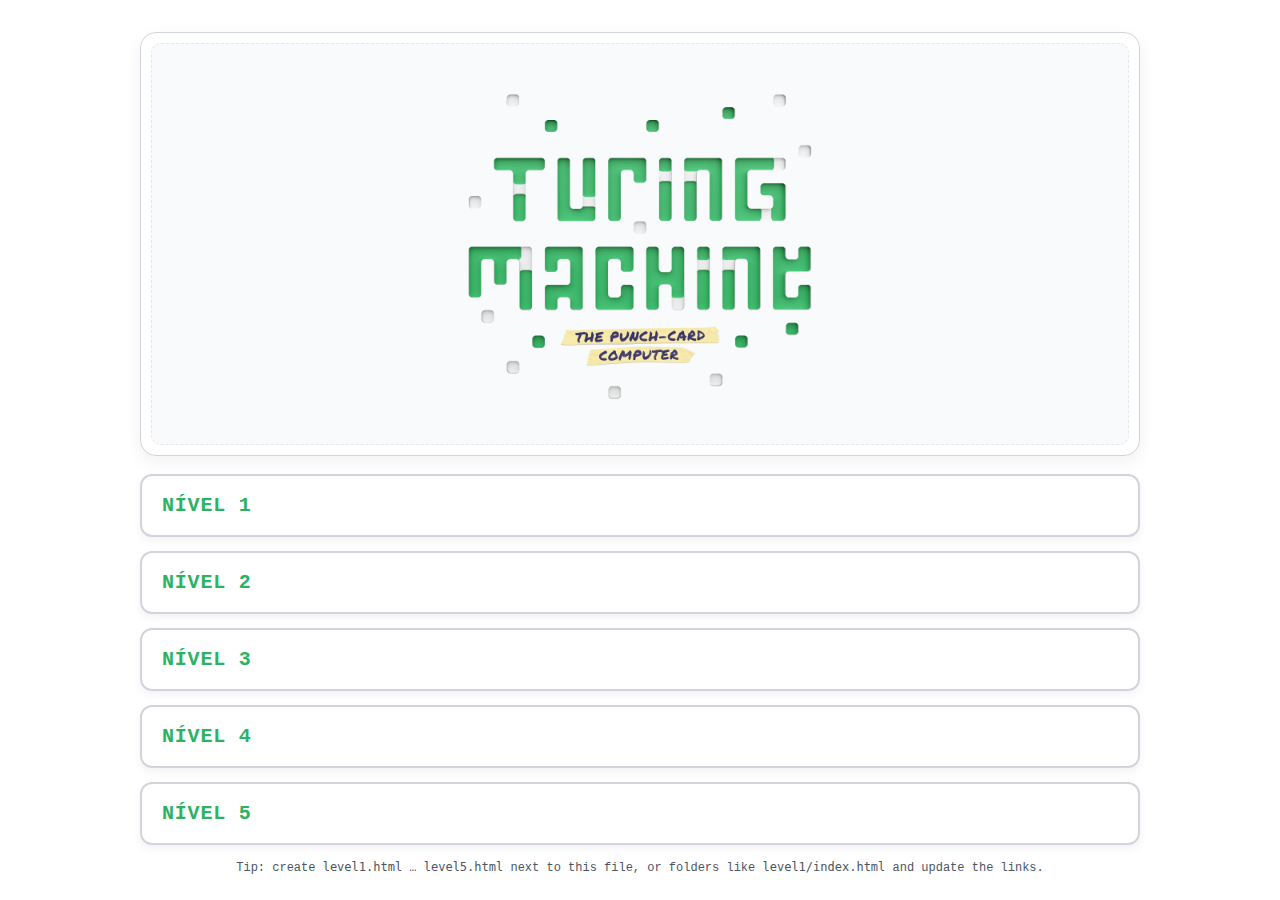
<file: index.html>
<!doctype html>
<html lang="en">

<head>
    <meta charset="utf-8" />
    <meta name="viewport" content="width=device-width, initial-scale=1" />
    <title>Home · Levels</title>
    <link rel="stylesheet" href="assets/styles.css">
</head>

<body>
    <main class="shell" aria-labelledby="title">
        <!--
        <header>
            <h1 id="title">Choose a Level</h1>
            <p>Start at Level 1 and work your way up—or jump straight to any page.</p>
        </header>
        -->

        <section class="hero" aria-label="Preview">
            <figure>
                <img src="assets/logo.png" alt="logo">
            </figure>
        </section>

        <nav class="grid" aria-label="Level links">
            <a class="btn" href="./level1.html"><span>Nível 1</span></a>
            <a class="btn" href="./level2.html"><span>Nível 2</span></a>
            <a class="btn" href="./level3.html"><span>Nível 3</span></a>
            <a class="btn" href="./level4.html"><span>Nível 4</span></a>
            <a class="btn" href="./level5.html"><span>Nível 5</span></a>
        </nav>

        <footer>
            <small>Tip: create <code>level1.html</code> … <code>level5.html</code> next to this file, or folders like
                <code>level1/index.html</code> and update the links.</small>
        </footer>
    </main>

    <!-- No JavaScript required, but you can add script.js below if needed -->
    <!-- <script src="./script.js"></script> -->
</body>

</html>
</file>
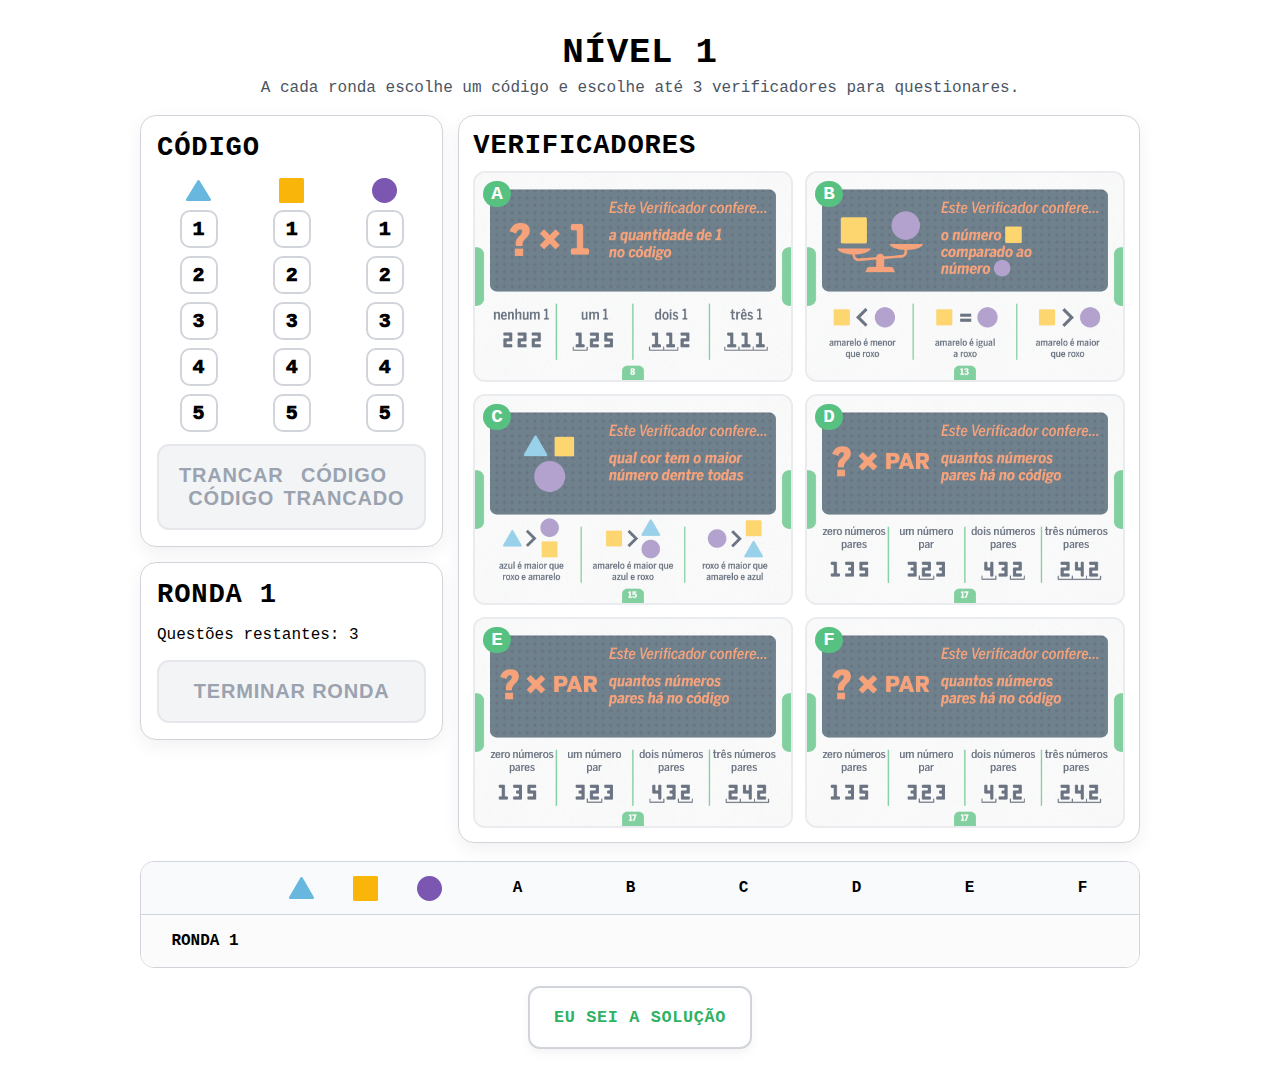
<file: level1.html>
<!doctype html>
<html lang="en">
  <head>
    <meta charset="utf-8" />
    <meta name="viewport" content="width=device-width, initial-scale=1" />
    <title>Level 1</title>
    <link rel="stylesheet" href="assets/styles.css">
    <link rel="stylesheet" href="assets/styles-level.css">
  </head>
  <body>
    <main class="shell">
      <header>
        <h1 id="title">Nível 1</h1>
        <p>A cada ronda escolhe um código e escolhe até 3 verificadores para questionares.</p>
      </header>

      <section class="layout" >
        
        <!-- LEFT: controls -->
        <div>
        
        <aside class="panel" >
          <h2>Código</h2>
          <div class="triplet">
            <div class="field">
              <img class="icon" src="assets/triangle.svg">
              <div class="number-list">
                <input type="radio" id="triangle1" name="valTriangle" value="1"><label for="triangle1">1</label>
                <input type="radio" id="triangle2" name="valTriangle" value="2"><label for="triangle2">2</label>
                <input type="radio" id="triangle3" name="valTriangle" value="3"><label for="triangle3">3</label>
                <input type="radio" id="triangle4" name="valTriangle" value="4"><label for="triangle4">4</label>
                <input type="radio" id="triangle5" name="valTriangle" value="5"><label for="triangle5">5</label>
              </div>
            </div>
            <div class="field">
              <img class="icon" src="assets/square.svg">
              <div class="number-list">
                <input type="radio" id="square1" name="valSquare" value="1"><label for="square1">1</label>
                <input type="radio" id="square2" name="valSquare" value="2"><label for="square2">2</label>
                <input type="radio" id="square3" name="valSquare" value="3"><label for="square3">3</label>
                <input type="radio" id="square4" name="valSquare" value="4"><label for="square4">4</label>
                <input type="radio" id="square5" name="valSquare" value="5"><label for="square5">5</label>
              </div>            </div>
            <div class="field">
              <img class="icon" src="assets/circle.svg">
              <div class="number-list">
                <input type="radio" id="circle1" name="valCircle" value="1"><label for="circle1">1</label>
                <input type="radio" id="circle2" name="valCircle" value="2"><label for="circle2">2</label>
                <input type="radio" id="circle3" name="valCircle" value="3"><label for="circle3">3</label>
                <input type="radio" id="circle4" name="valCircle" value="4"><label for="circle4">4</label>
                <input type="radio" id="circle5" name="valCircle" value="5"><label for="circle5">5</label>
              </div>            </div>
          </div>
          <div class="actions">
            <button id="lock" class="btn primary muted"><span>Trancar Código</span><span class="locked">Código Trancado</span></button>
          </div>
        </aside>
        

        <aside class="panel" id="round">
          <h2 id="round-counter">Ronda 1</h2>
          <p id="query-counter">Questões restantes: 3</p>
          <button class="btn muted" id="end-round"><span>Terminar ronda</span></button>
        </aside>

        </div>
        
        <!-- RIGHT: 4 selectable images for Level 1 -->
        <div>
          <div class="hero" style="padding:14px">
            <h2>Verificadores</h2>
            <div class="select-grid" id="imageGrid">
              <!-- Use checkbox for single-select; update src paths as you add assets -->
              <label class="img-card muted" data-verifier="A">
                <span class="tag">A</span>
                <img src="assets/level1/A.png">
                <img class="badge badge--yes" src="assets/yes.png">
                <img class="badge badge--no" src="assets/no.png">
              </label>
              <label class="img-card muted" data-verifier="B">
                <span class="tag">B</span>
                <img src="assets/level1/B.png">
                <img class="badge badge--yes" src="assets/yes.png">
                <img class="badge badge--no" src="assets/no.png">
              </label>
              <label class="img-card muted" data-verifier="C">
                <span class="tag">C</span>
                <img src="assets/level1/C.png">
                <img class="badge badge--yes" src="assets/yes.png">
                <img class="badge badge--no" src="assets/no.png">
              </label>
              <label class="img-card muted" data-verifier="D">
                <span class="tag">D</span>
                <img src="assets/level1/D.png">
                <img class="badge badge--yes" src="assets/yes.png">
                <img class="badge badge--no" src="assets/no.png">
              </label>
              <label class="img-card muted" data-verifier="E">
                <span class="tag">E</span>
                <img src="assets/level1/D.png">
                <img class="badge badge--yes" src="assets/yes.png">
                <img class="badge badge--no" src="assets/no.png">
              </label>
              <label class="img-card muted" data-verifier="F">
                <span class="tag">F</span>
                <img src="assets/level1/D.png">
                <img class="badge badge--yes" src="assets/yes.png">
                <img class="badge badge--no" src="assets/no.png">
              </label>
            </div>
          </div>
        </div>

        
      </section>

      <!-- RESULTS TABLE (Level 1: 4 columns A–D) -->
      <section class="results">  
        <table id="resultsTable">
          <thead>
            <tr>
              <th style="width: 8em;"></th>
              <th style="width: 4em;"><img class="icon" src="assets/triangle.svg"></th>
              <th style="width: 4em;"><img class="icon" src="assets/square.svg"></th>
              <th style="width: 4em;"><img class="icon" src="assets/circle.svg"></th>
              <th>A</th>
              <th>B</th>
              <th>C</th>
              <th>D</th>
              <th>E</th>
              <th>F</th>
            </tr>
          </thead>
          <tbody>
            <tr>
              <td>Ronda 1</td>
              <td></td>
              <td></td>
              <td></td>
              <td></td>
              <td></td>
              <td></td>
              <td></td>
              <td></td>
              <td></td>
              <!--
              <td>2</td>
              <td>3</td>
              <td><img src="assets/yes.png" class="icon"></img></td>
              <td><img src="assets/yes.png" class="icon"></img></td>
              <td><img src="assets/yes.png" class="icon"></img></td>
              <td><img src="assets/yes.png" class="icon"></img></td>
              <td><img src="assets/yes.png" class="icon"></img></td>
              <td><img src="assets/yes.png" class="icon"></img></td>
              -->
            </tr>
          </tbody>
        </table>
      </section>

      <div class="cta">
        <btn id="solution" class="btn big" href="./solution.html"><span>Eu sei a solução</span></btn>
      </div>
    </main>
    <script src="https://ajax.googleapis.com/ajax/libs/jquery/3.7.1/jquery.min.js"></script>
    <script type="module" src="level.js"></script>
  </body>
</html>
</file>
<file: assets/styles.css>
:root {
    --bg: #ffffff;
    /* white background */
    --fg: #000000;
    /* black foreground */
    --muted: #4b5563;
    /* neutral gray for hints */
    --accent: #2cb262;
    /* requested accent */
    --card: #ffffff;
    --border: #d1d5db;
    /* light gray border */
    --radius: 16px;
}

* {
    box-sizing: border-box;
}

html,
body {
    height: 100%;
}

body {
    margin: 0;
    font-family: ui-monospace, SFMono-Regular, Menlo, Monaco, Consolas, "Liberation Mono", "Courier New", monospace;
    background: var(--bg);
    color: var(--fg);
    display: grid;
    place-items: start center;
    padding: 32px 20px 40px;
}

.shell {
    width: min(1000px, 100%);
}

header {
    text-align: center;
    margin-bottom: 18px;
}

header h1 {
    margin: 0 0 6px 0;
    font-size: clamp(1.6rem, 2.8vw, 2.3rem);
    letter-spacing: 0.02em;
    text-transform: uppercase;
}

header p {
    margin: 0;
    color: var(--muted);
}

/* Card with smaller placeholder image */
.hero {
    background: var(--card);
    border: 1.5px solid var(--border);
    border-radius: var(--radius);
    padding: 10px;
    box-shadow: 0 6px 18px rgba(0, 0, 0, 0.06);
    /*max-width: 680px;*/
    /* smaller image */
    margin: 0 auto;
    /* center card */
}

.hero figure {
    margin: 0;
    overflow: hidden;
    border-radius: calc(var(--radius) - 6px);
    border: 1px dashed #e5e7eb;
    background: #f8fafc;
}

.hero img {
    display: block;
    max-width: 100%;
    height: auto;
    width: 400px;
    /* adjust to taste */
    margin: 0 auto;
    /* center it */
}

.hero svg {
    display: block;
    width: 100%;
    height: auto;
    max-height: 260px;
}

/* Vertical buttons column */
.grid {
    display: grid;
    grid-template-columns: 1fr;
    /* always one column */
    gap: 14px;
    margin-top: 18px;
}

.btn {
    display: flex;
    align-items: center;
    justify-content: space-between;
    text-decoration: none;
    padding: 18px 20px;
    font-weight: 800;
    font-size: clamp(1.05rem, 2.2vw, 1.25rem);
    letter-spacing: 0.04em;
    text-transform: uppercase;
    border-radius: 12px;
    color: var(--fg);
    background: var(--card);
    border: 2px solid var(--border);
    box-shadow: 0 4px 10px rgba(0, 0, 0, 0.05);
    transition: transform 120ms ease, border-color 120ms ease, background-color 120ms ease, box-shadow 120ms ease;
}

.btn.primary { background:#fff; border:2px solid var(--accent); }
.btn.primary:hover{ background:#f6fff9; }


.arrow::after {
    /* arrow chevron */
    content: "→";
    font-weight: 900;
    opacity: 0.9;
}

.btn:hover {
    outline: none;
    transform: translateY(-1px);
    border-color: var(--accent);
    box-shadow: 0 10px 18px rgba(44, 178, 98, 0.18);
    background-color: #f9fff9;
    cursor: pointer;
}

.btn span {
  background: none;
  -webkit-background-clip: initial;
  background-clip: initial;
  color: var(--accent);
  -webkit-text-fill-color: currentColor; /* for Safari */
}

.btn.muted,
.btn.is-disabled,
.btn:disabled{
background: #f3f4f6; /* light gray */
border-color: #e5e7eb; /* soft gray border */
color: #9aa3af; /* muted text */
box-shadow: none;
cursor: default;
}
.btn.muted span,
.btn.is-disabled span,
.btn:disabled span,
span {
background: none; /* ensure no gradient text */
-webkit-background-clip: initial;
background-clip: initial;
color: currentColor;
-webkit-text-fill-color: currentColor;
}
.btn:disabled:hover,
.btn.muted:hover,
.btn.is-disabled:hover { /* no hover lift */
transform: none;
border-color: #e5e7eb;
background: #f3f4f6;
box-shadow: none;
}

footer {
    text-align: center;
    margin-top: 14px;
    color: var(--muted);
    font-size: 0.9rem;
}
</file>
<file: assets/styles-level.css>
/* Page-specific styles (you can move these into assets/styles.css later) */
.layout { display:grid; grid-template-columns: 1fr 4fr; gap: 15px; align-items:start; }

h2 { margin:0 0 10px; font-size:1.7rem; text-transform:uppercase; letter-spacing:.03em; }

/* Left: control box */
.panel { background:#fff; border:1.5px solid var(--border); border-radius:16px; padding:16px; box-shadow:0 6px 18px rgba(0,0,0,.06); }
.triplet { display:grid; grid-template-columns: repeat(3, 1fr); gap: 10px; }
.field { display:grid; gap:2px; justify-items:center; }
.icon {display: block;width: 25px;height: 25px;border: 0; object-fit: contain; }
.field input[type="number"]{ width:100%; padding:10px 12px; border:2px solid var(--border); border-radius:10px; font-weight:700; text-align:center; }
.field input[type="number"]:focus{ outline:none; border-color: var(--accent); box-shadow: 0 0 0 3px rgba(44,178,98,.15); }
.panel .actions { margin-top:12px; display:flex; gap:10px; justify-content:flex-end; }
.field .icon {margin: 5px;}

.number-list {
display: grid;
grid-auto-rows: 38px;
gap: 8px;
}
.number-list input {
position: absolute;
opacity: 0;
pointer-events: none;
}
.number-list label {
display: grid;
place-items: center;
height: 38px;
width: 38px;
border: 2px solid var(--border);
border-radius: 10px;
font-size: 20px;
font-weight: 1000;
cursor: pointer;
user-select: none;
background: #fff;
transition: border-color .12s ease, box-shadow .12s ease, background-color .12s ease;
}
.number-list label:hover {
border-color: var(--accent);
box-shadow: 0 4px 10px rgba(44,178,98,.12);
}
.number-list input:checked + label {
border-color: var(--accent);
background: #f6fff9;
box-shadow: 0 6px 12px rgba(44,178,98,.16);
}


/* Grey-out a SINGLE option (disable that radio) */
.number-list input[disabled] + label {
  color: #9aa3af;
  border-color: #e5e7eb;
  background: #f9fafb;
  cursor: not-allowed;
  pointer-events: none;
  opacity: .7;
}

#run {
width: 100%;
justify-content: center;
}

#round .btn {
width: 100%;
justify-content: center;
}

#round {
margin-top: 15px;
}


/* Right: selectable images */
.select-grid { display:grid; grid-template-columns: repeat(2, 1fr); gap: 12px; }
.img-card { position:relative; border:2px solid var(--border); border-radius:12px; padding:0px; overflow: hidden; background:#fff; cursor:pointer; transition: border-color .12s ease, box-shadow .12s ease; }
.img-card:hover { border-color: var(--accent); box-shadow: 0 8px 14px rgba(44,178,98,.15); }
.img-card input { position:absolute; inset:0; opacity:0; cursor:pointer; }
.img-card img { display:block; width:100%; height:auto; object-fit:cover; border-radius: 0; max-height: none; transform: scale(1.02); transform-origin: center; z-index: 0; }
.img-card .tag { position:absolute; top:8px; left:8px; background:var(--accent); color:#fff; font-weight:800; font-size:1.2rem; padding:2px 8px; border-radius:999px; z-index: 2; }

/* Results table */
.results { margin-top:18px; background:#fff; border:1.5px solid var(--border); border-radius:14px; overflow:hidden; }
table { width:100%; border-collapse:collapse; table-layout: fixed;}
tr { line-height: 2em; }
th, td {padding:10px 12px; text-align:center; font-weight:800;text-transform:uppercase;}
th img, td img { display: block; margin-inline: auto; }
thead th { background:#f8fafc; border-bottom:1px solid var(--border); }
tbody td { border-top:1px solid #eee;}
tbody tr:nth-child(odd) td { background:#fbfbfb; }

/* Bottom CTA */
.cta { margin-top:18px; display:flex; justify-content:center; }
.btn.big { padding:20px 24px; font-size:1.05rem; }

.img-card .badge {
display: none;
position: absolute;
top: 8px;
right: 8px;
width: 35px;
height: 35px;
z-index: 3;           /* above the image */
display: none;        /* hidden by default */
pointer-events: none; /* won’t block clicks */
background: #fff;     /* subtle halo */
border-radius: 5px; /* circular backdrop */
padding: 3px;         /* space around the icon */
box-shadow: 0 0 0 1px rgba(0,0,0,.06);
object-fit: contain;
}

.img-card.show-yes .badge--yes  { display: block; }
.img-card.show-no .badge--no { display: block; }

.img-card.show-yes, .img-card.show-no {
  border-color: var(--accent);
  box-shadow: none;
  cursor: default;
  pointer-events: none;
  box-shadow: 0 12px 20px rgba(44,178,98,.2);
}

/* Greyed-out / disabled image cards */
.img-card.muted {
  opacity: 0.8;
  border-color: #e5e7eb;
  box-shadow: none;
  cursor: default;
  pointer-events: none;
}

/* Remove hover/selected glow when muted */
.img-card.muted:hover {
  border-color: #e5e7eb;
  box-shadow: none;
}

/* Dim overlay */
.img-card.muted::after{
  content: "";
  position: absolute;
  inset: 0;
  background: rgba(255,255,255,0.25);
  z-index: 1;
}

.cta {
    margin-bottom: 20px;
}
</file>
